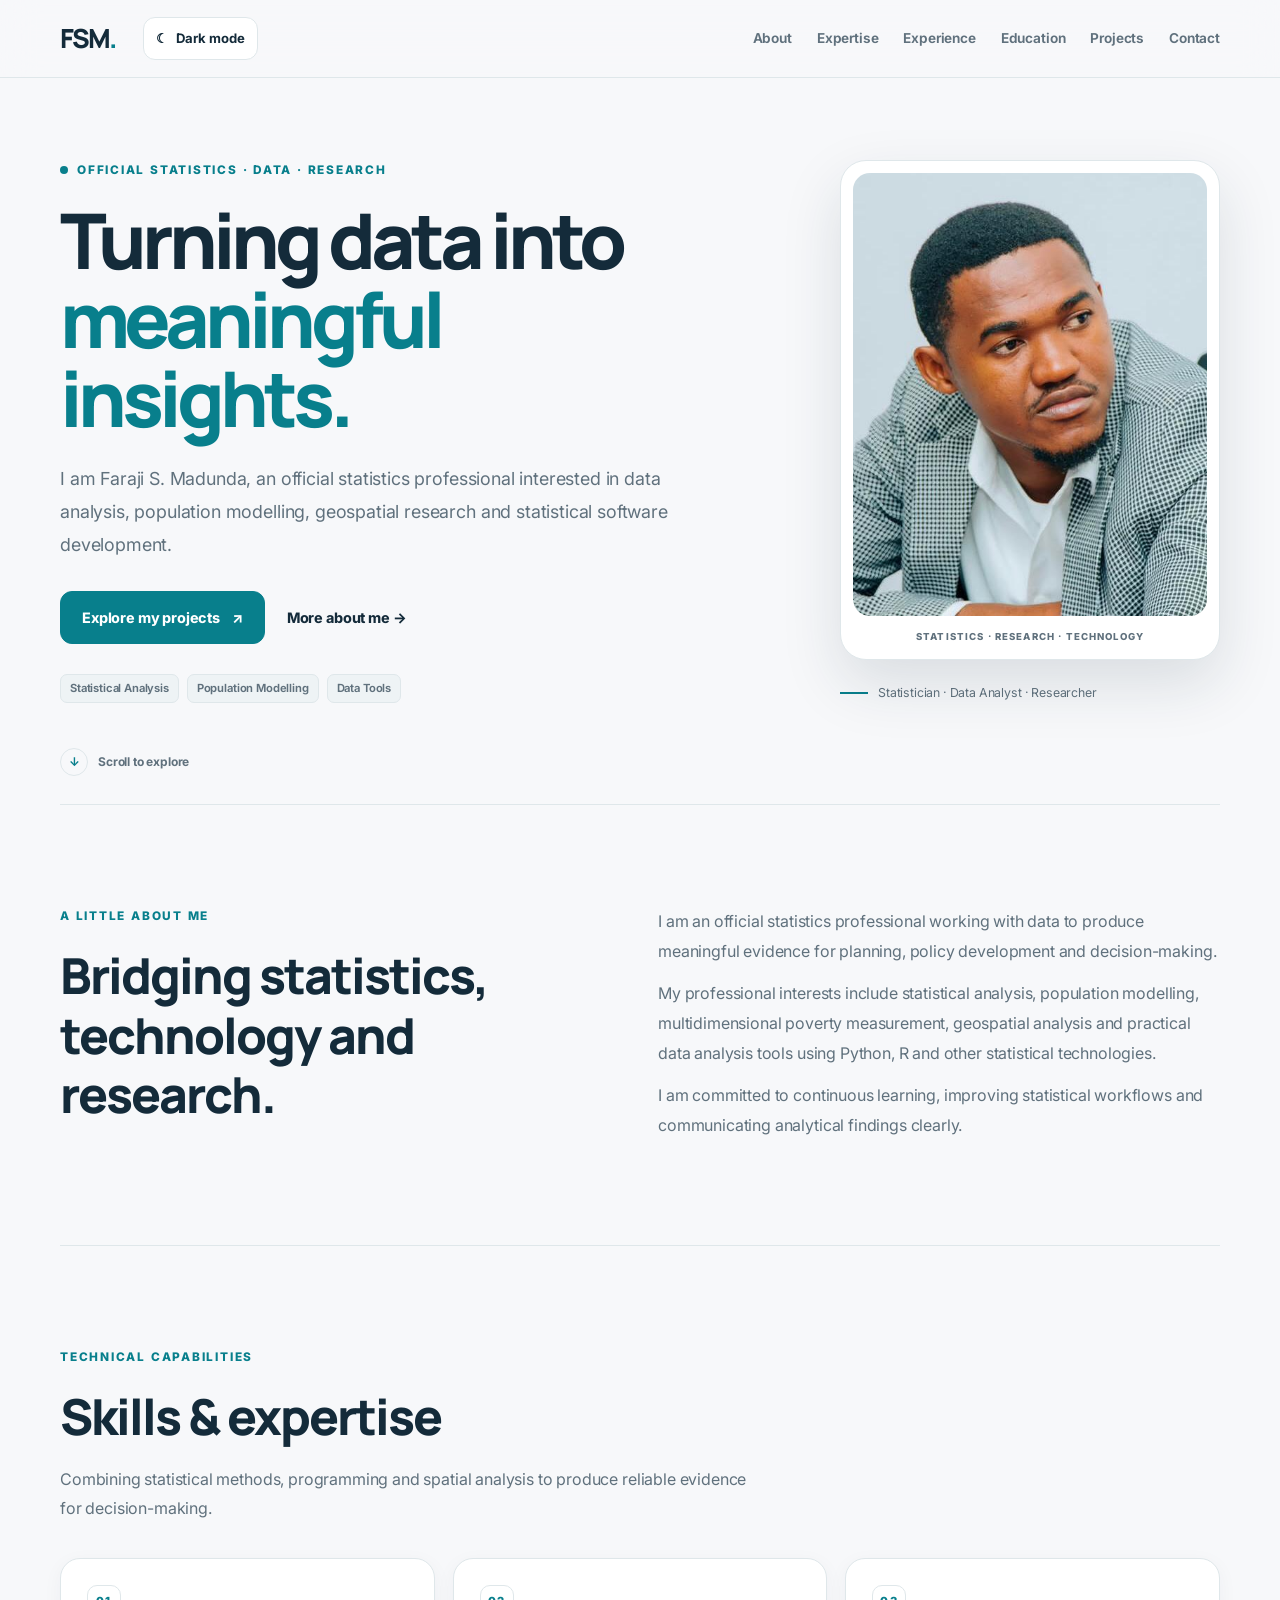
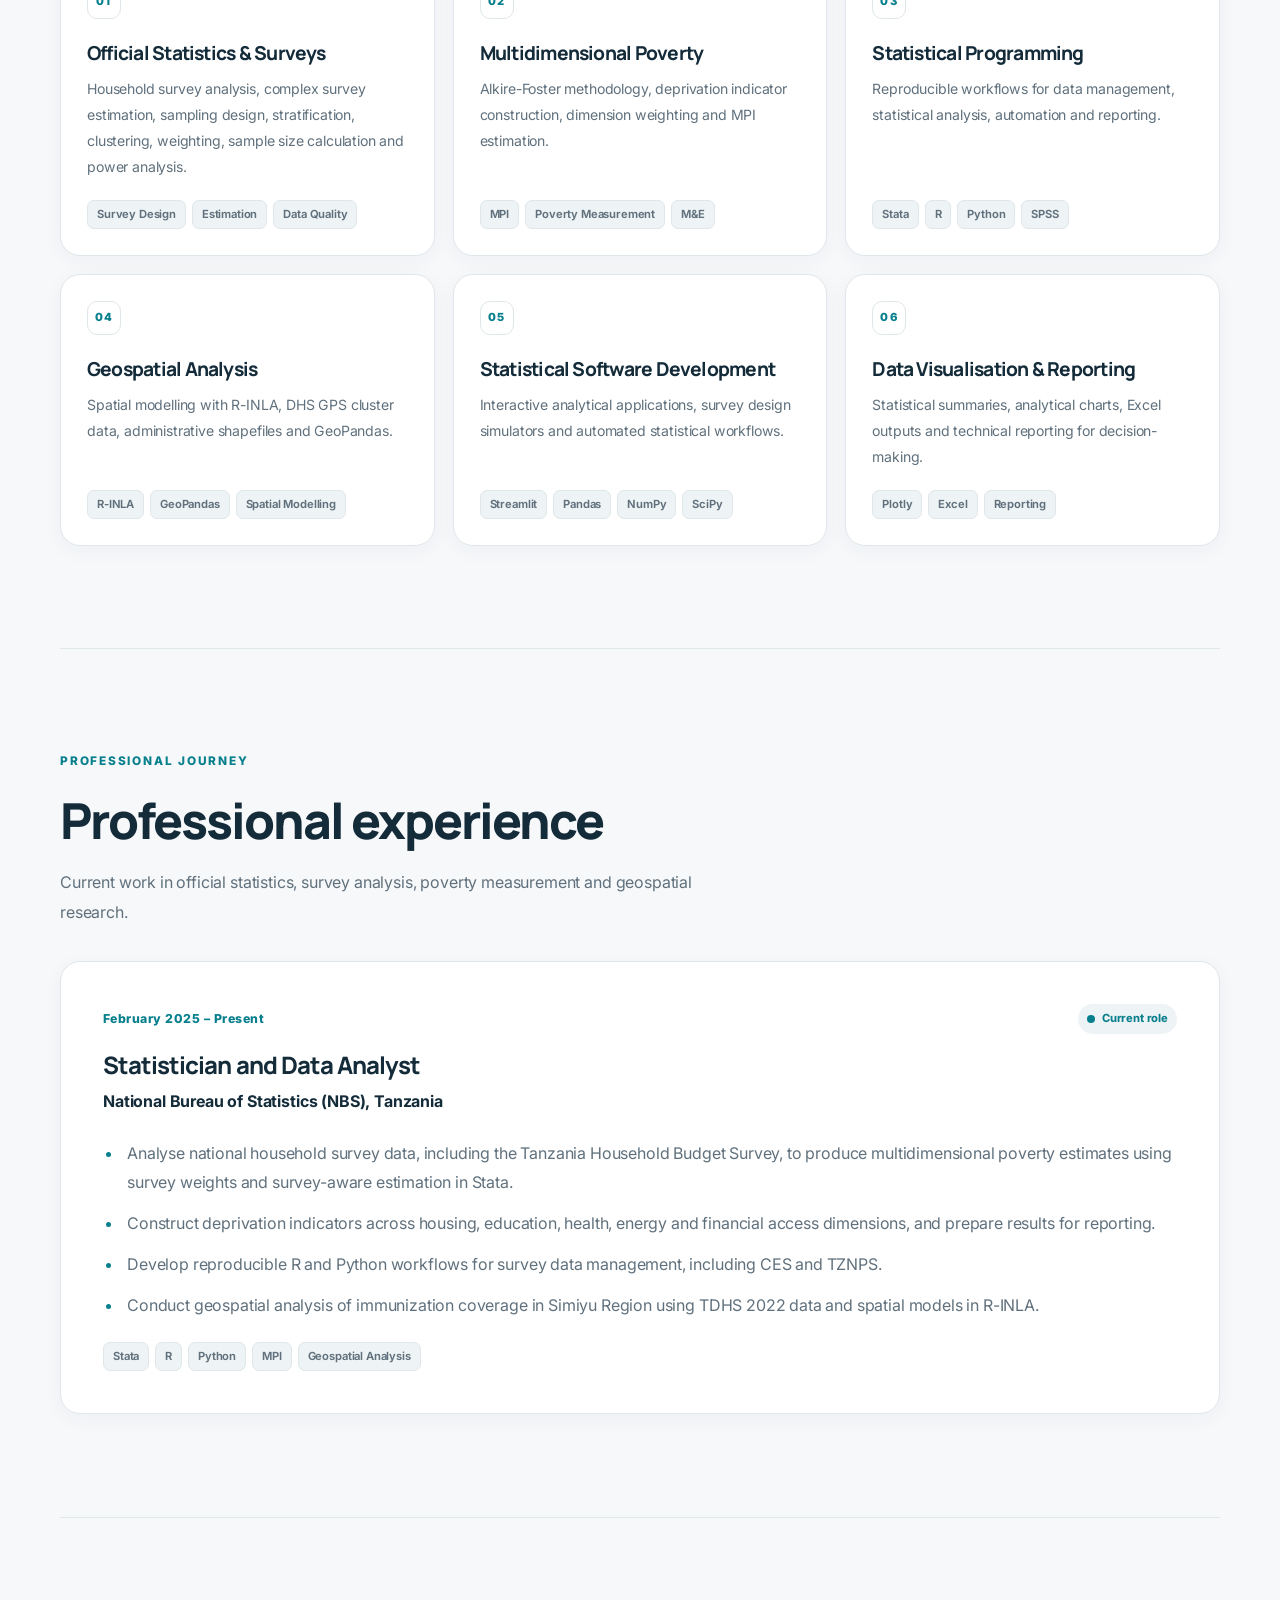
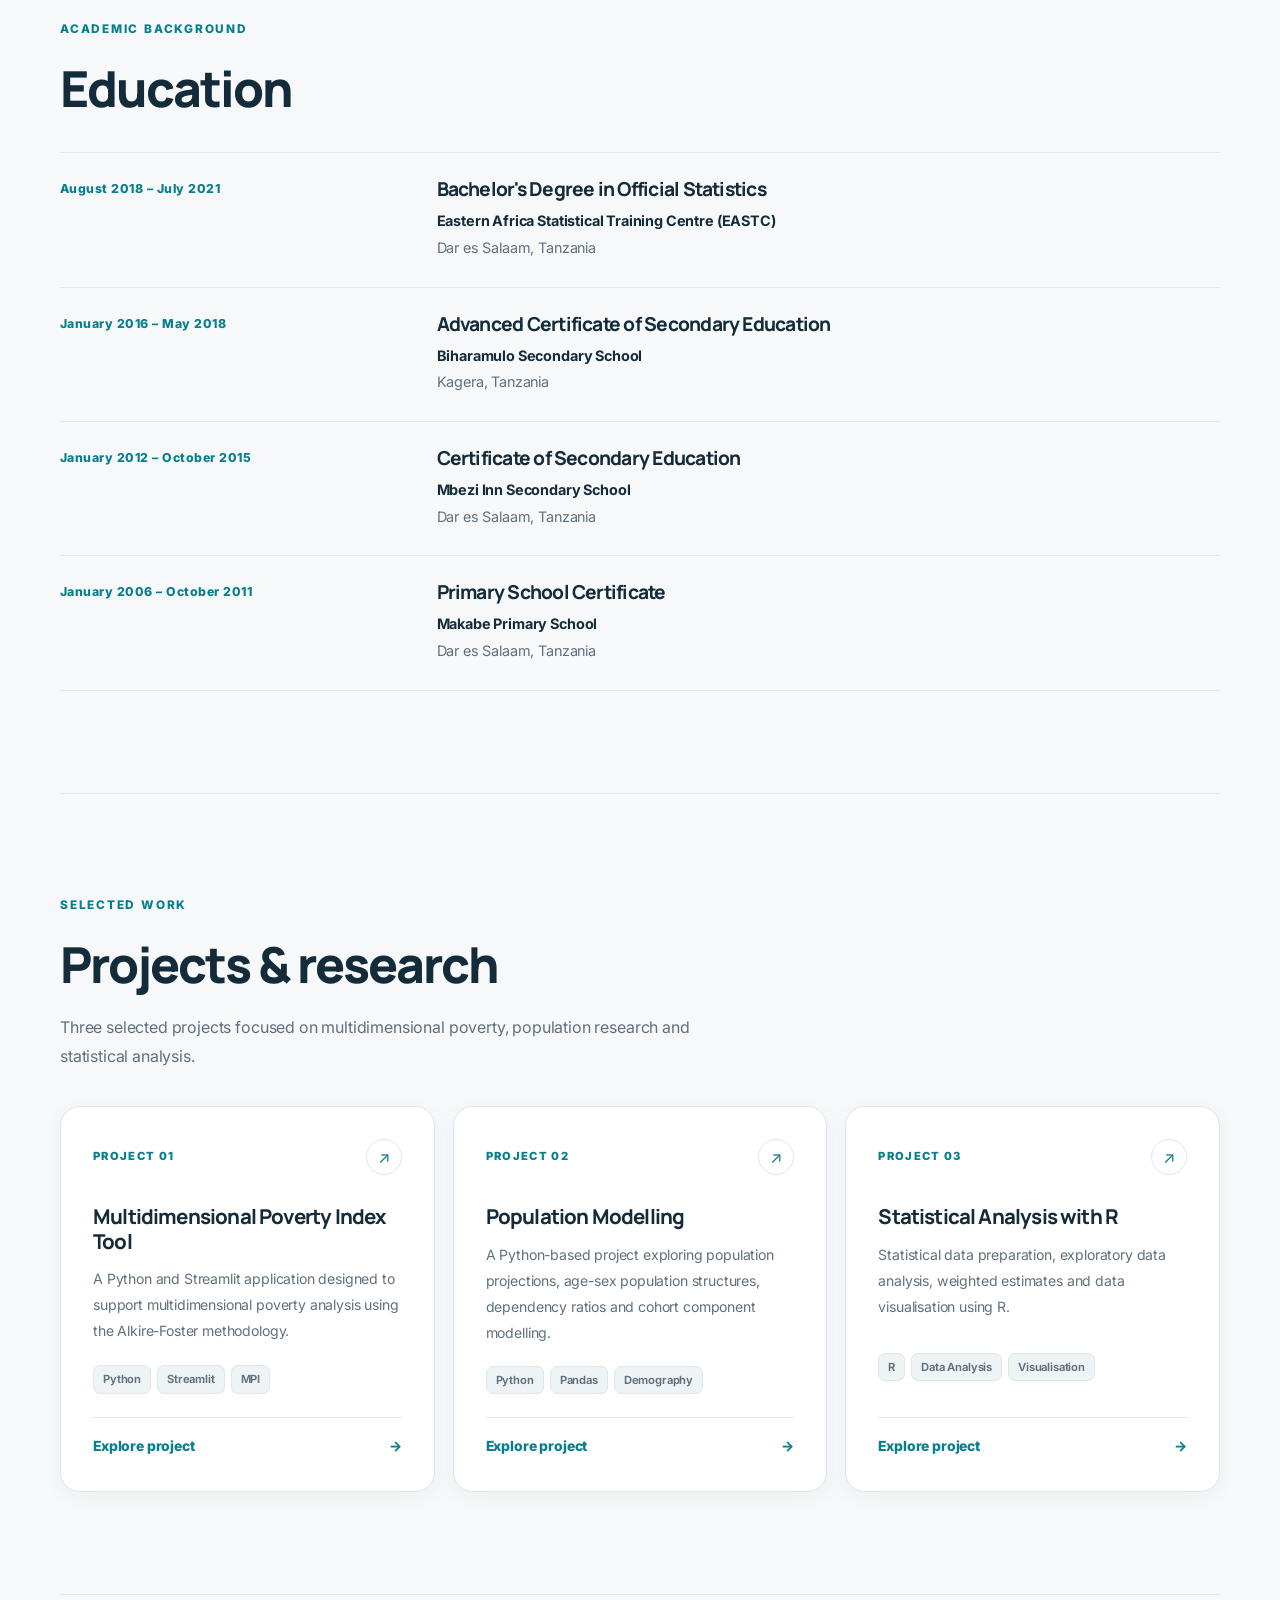
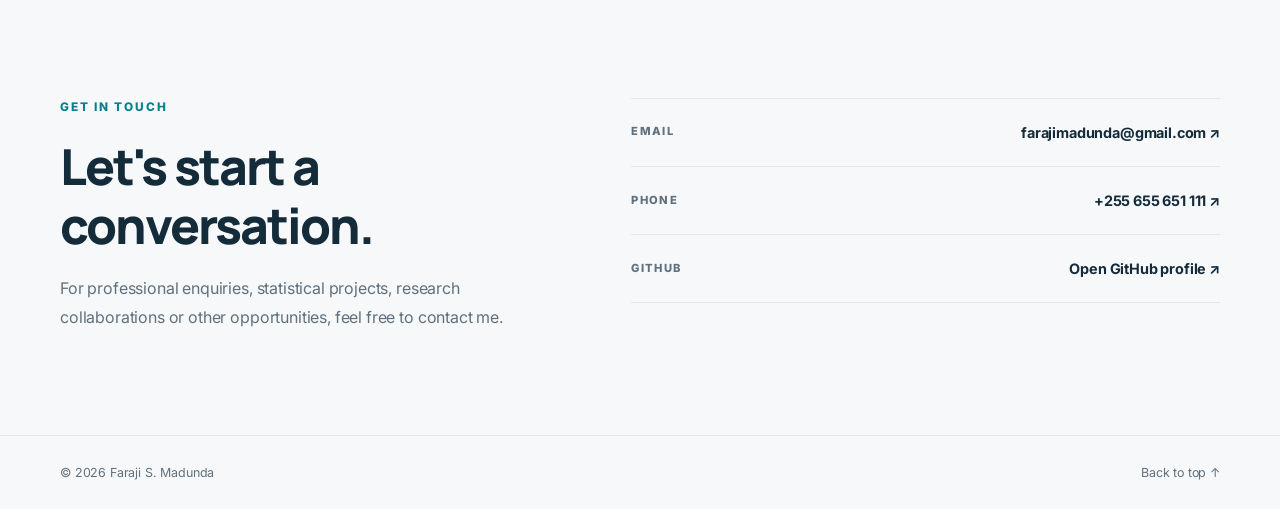
<file: index.html>
<!DOCTYPE html>
<html lang="en">
<head>
    <meta charset="UTF-8">
    <meta name="viewport" content="width=device-width, initial-scale=1.0">
    <meta name="description" content="The professional portfolio of Faraji S. Madunda, featuring official statistics, multidimensional poverty measurement, population modelling, statistical programming and research.">
    <meta name="author" content="Faraji S. Madunda">
    <meta name="robots" content="index, follow">
    <meta name="theme-color" content="#f7f8fa">
    <title>Faraji S. Madunda | Statistician &amp; Data Analyst</title>

    <link rel="preconnect" href="https://fonts.googleapis.com">
    <link rel="preconnect" href="https://fonts.gstatic.com" crossorigin>
    <link href="https://fonts.googleapis.com/css2?family=Inter:wght@400;500;600;700;800&family=Manrope:wght@500;600;700;800&display=swap" rel="stylesheet">
    <link rel="stylesheet" href="assets/css/style.css">
    <script src="assets/js/main.js" defer></script>
</head>
<body>
    <a class="skip-link" href="#main-content">Skip to content</a>

    <header class="site-header">
        <a href="#home" class="logo" aria-label="Faraji S. Madunda home">FSM<span>.</span></a>

        <div class="header-actions">
            <button class="theme-toggle" id="theme-toggle" type="button" aria-label="Switch to dark mode" title="Switch theme">
                <span class="theme-icon" aria-hidden="true">☾</span>
                <span class="theme-label">Dark mode</span>
            </button>
            <button class="menu-toggle" id="menu-toggle" aria-label="Open navigation menu" aria-expanded="false" aria-controls="main-nav" type="button">
                <span aria-hidden="true">☰</span> Menu
            </button>
        </div>

        <nav id="main-nav" aria-label="Main navigation">
            <a href="#about">About</a>
            <a href="#expertise">Expertise</a>
            <a href="#experience">Experience</a>
            <a href="#education">Education</a>
            <a href="#projects">Projects</a>
            <a href="#contact">Contact</a>
        </nav>
    </header>

    <main id="main-content">
        <section id="home" class="hero section-shell">
            <div class="hero-content">
                <p class="eyebrow"><span class="status-dot"></span> Official Statistics · Data · Research</p>
                <h1>Turning data into <span>meaningful insights.</span></h1>
                <p class="intro">
                    I am Faraji S. Madunda, an official statistics professional interested in data analysis,
                    population modelling, geospatial research and statistical software development.
                </p>
                <div class="hero-actions">
                    <a href="#projects" class="button">Explore my projects <span aria-hidden="true">↗</span></a>
                    <a href="#about" class="text-link">More about me <span aria-hidden="true">→</span></a>
                </div>
                <div class="hero-specialties" aria-label="Areas of interest">
                    <span>Statistical Analysis</span>
                    <span>Population Modelling</span>
                    <span>Data Tools</span>
                </div>
            </div>

            <div class="hero-visual">
                <div class="photo-frame">
                    <img src="assets/images/faraji.jpg" alt="Portrait of Faraji S. Madunda" class="hero-photo">
                    <span class="photo-index">STATISTICS · RESEARCH · TECHNOLOGY</span>
                </div>
                <div class="photo-caption">
                    <span class="caption-line"></span>
                    <span>Statistician · Data Analyst · Researcher</span>
                </div>
            </div>
            <a class="scroll-cue" href="#about" aria-label="Scroll to About section"><span>↓</span> Scroll to explore</a>
        </section>

        <section id="about" class="section-shell section-block">
            <div class="section-heading">
                <p class="eyebrow">A little about me</p>
                <h2>Bridging statistics, technology and research.</h2>
            </div>
            <div class="about-copy">
                <p>
                    I am an official statistics professional working with data to produce meaningful evidence
                    for planning, policy development and decision-making.
                </p>
                <p>
                    My professional interests include statistical analysis, population modelling,
                    multidimensional poverty measurement, geospatial analysis and practical data analysis
                    tools using Python, R and other statistical technologies.
                </p>
                <p>
                    I am committed to continuous learning, improving statistical workflows and communicating
                    analytical findings clearly.
                </p>
            </div>
        </section>

        <section id="expertise" class="section-shell section-block">
            <div class="section-heading">
                <p class="eyebrow">Technical capabilities</p>
                <h2>Skills &amp; expertise</h2>
                <p class="section-intro">Combining statistical methods, programming and spatial analysis to produce reliable evidence for decision-making.</p>
            </div>

            <div class="expertise-grid">
                <article class="expertise-card">
                    <span class="card-index">01</span>
                    <h3>Official Statistics &amp; Surveys</h3>
                    <p>Household survey analysis, complex survey estimation, sampling design, stratification, clustering, weighting, sample size calculation and power analysis.</p>
                    <div class="project-tags"><span>Survey Design</span><span>Estimation</span><span>Data Quality</span></div>
                </article>
                <article class="expertise-card">
                    <span class="card-index">02</span>
                    <h3>Multidimensional Poverty</h3>
                    <p>Alkire-Foster methodology, deprivation indicator construction, dimension weighting and MPI estimation.</p>
                    <div class="project-tags"><span>MPI</span><span>Poverty Measurement</span><span>M&amp;E</span></div>
                </article>
                <article class="expertise-card">
                    <span class="card-index">03</span>
                    <h3>Statistical Programming</h3>
                    <p>Reproducible workflows for data management, statistical analysis, automation and reporting.</p>
                    <div class="project-tags"><span>Stata</span><span>R</span><span>Python</span><span>SPSS</span></div>
                </article>
                <article class="expertise-card">
                    <span class="card-index">04</span>
                    <h3>Geospatial Analysis</h3>
                    <p>Spatial modelling with R-INLA, DHS GPS cluster data, administrative shapefiles and GeoPandas.</p>
                    <div class="project-tags"><span>R-INLA</span><span>GeoPandas</span><span>Spatial Modelling</span></div>
                </article>
                <article class="expertise-card">
                    <span class="card-index">05</span>
                    <h3>Statistical Software Development</h3>
                    <p>Interactive analytical applications, survey design simulators and automated statistical workflows.</p>
                    <div class="project-tags"><span>Streamlit</span><span>Pandas</span><span>NumPy</span><span>SciPy</span></div>
                </article>
                <article class="expertise-card">
                    <span class="card-index">06</span>
                    <h3>Data Visualisation &amp; Reporting</h3>
                    <p>Statistical summaries, analytical charts, Excel outputs and technical reporting for decision-making.</p>
                    <div class="project-tags"><span>Plotly</span><span>Excel</span><span>Reporting</span></div>
                </article>
            </div>
        </section>

        <section id="experience" class="section-shell section-block">
            <div class="section-heading">
                <p class="eyebrow">Professional journey</p>
                <h2>Professional experience</h2>
                <p class="section-intro">Current work in official statistics, survey analysis, poverty measurement and geospatial research.</p>
            </div>
            <article class="experience-card">
                <div class="experience-topline">
                    <span class="timeline-period">February 2025 – Present</span>
                    <span class="current-badge"><span class="status-dot"></span> Current role</span>
                </div>
                <h3>Statistician and Data Analyst</h3>
                <p class="organisation-name">National Bureau of Statistics (NBS), Tanzania</p>
                <ul class="experience-list">
                    <li>Analyse national household survey data, including the Tanzania Household Budget Survey, to produce multidimensional poverty estimates using survey weights and survey-aware estimation in Stata.</li>
                    <li>Construct deprivation indicators across housing, education, health, energy and financial access dimensions, and prepare results for reporting.</li>
                    <li>Develop reproducible R and Python workflows for survey data management, including CES and TZNPS.</li>
                    <li>Conduct geospatial analysis of immunization coverage in Simiyu Region using TDHS 2022 data and spatial models in R-INLA.</li>
                </ul>
                <div class="project-tags"><span>Stata</span><span>R</span><span>Python</span><span>MPI</span><span>Geospatial Analysis</span></div>
            </article>
        </section>

        <section id="education" class="section-shell section-block">
            <div class="section-heading">
                <p class="eyebrow">Academic background</p>
                <h2>Education</h2>
            </div>
            <div class="education-list">
                <article class="education-item">
                    <span class="timeline-period">August 2018 – July 2021</span>
                    <div><h3>Bachelor's Degree in Official Statistics</h3><p class="organisation-name">Eastern Africa Statistical Training Centre (EASTC)</p><p>Dar es Salaam, Tanzania</p></div>
                </article>
                <article class="education-item">
                    <span class="timeline-period">January 2016 – May 2018</span>
                    <div><h3>Advanced Certificate of Secondary Education</h3><p class="organisation-name">Biharamulo Secondary School</p><p>Kagera, Tanzania</p></div>
                </article>
                <article class="education-item">
                    <span class="timeline-period">January 2012 – October 2015</span>
                    <div><h3>Certificate of Secondary Education</h3><p class="organisation-name">Mbezi Inn Secondary School</p><p>Dar es Salaam, Tanzania</p></div>
                </article>
                <article class="education-item">
                    <span class="timeline-period">January 2006 – October 2011</span>
                    <div><h3>Primary School Certificate</h3><p class="organisation-name">Makabe Primary School</p><p>Dar es Salaam, Tanzania</p></div>
                </article>
            </div>
        </section>

        <section id="projects" class="section-shell section-block">
            <div class="section-heading">
                <p class="eyebrow">Selected work</p>
                <h2>Projects &amp; research</h2>
                <p class="section-intro">Three selected projects focused on multidimensional poverty, population research and statistical analysis.</p>
            </div>
            <div class="projects-grid">
                <article class="project-card">
                    <div class="project-card-top"><span class="project-number">PROJECT 01</span><span class="project-symbol" aria-hidden="true">↗</span></div>
                    <h3>Multidimensional Poverty Index Tool</h3>
                    <p>A Python and Streamlit application designed to support multidimensional poverty analysis using the Alkire-Foster methodology.</p>
                    <div class="project-tags"><span>Python</span><span>Streamlit</span><span>MPI</span></div>
                    <a href="mpi-project.html" class="project-link">Explore project <span aria-hidden="true">→</span></a>
                </article>
                <article class="project-card">
                    <div class="project-card-top"><span class="project-number">PROJECT 02</span><span class="project-symbol" aria-hidden="true">↗</span></div>
                    <h3>Population Modelling</h3>
                    <p>A Python-based project exploring population projections, age-sex population structures, dependency ratios and cohort component modelling.</p>
                    <div class="project-tags"><span>Python</span><span>Pandas</span><span>Demography</span></div>
                    <a href="population-project.html" class="project-link">Explore project <span aria-hidden="true">→</span></a>
                </article>
                <article class="project-card">
                    <div class="project-card-top"><span class="project-number">PROJECT 03</span><span class="project-symbol" aria-hidden="true">↗</span></div>
                    <h3>Statistical Analysis with R</h3>
                    <p>Statistical data preparation, exploratory data analysis, weighted estimates and data visualisation using R.</p>
                    <div class="project-tags"><span>R</span><span>Data Analysis</span><span>Visualisation</span></div>
                    <a href="r-analysis-project.html" class="project-link">Explore project <span aria-hidden="true">→</span></a>
                </article>
            </div>
        </section>

        <section id="contact" class="section-shell section-block">
            <div class="contact-layout">
                <div class="section-heading">
                    <p class="eyebrow">Get in touch</p>
                    <h2>Let's start a conversation.</h2>
                    <p>For professional enquiries, statistical projects, research collaborations or other opportunities, feel free to contact me.</p>
                </div>
                <div class="contact-list">
                    <a class="contact-item" href="mailto:farajimadunda@gmail.com">
                        <span class="contact-label">Email</span><span class="contact-value">farajimadunda@gmail.com <span aria-hidden="true">↗</span></span>
                    </a>
                    <a class="contact-item" href="tel:+255655651111">
                        <span class="contact-label">Phone</span><span class="contact-value">+255 655 651 111 <span aria-hidden="true">↗</span></span>
                    </a>
                    <a class="contact-item" href="https://github.com/Madunda" target="_blank" rel="noopener noreferrer">
                        <span class="contact-label">GitHub</span><span class="contact-value">Open GitHub profile <span aria-hidden="true">↗</span></span>
                    </a>
                </div>
            </div>
        </section>
    </main>

    <footer class="site-footer">
        <p>© <span id="year">2026</span> Faraji S. Madunda</p>
        <a href="#home">Back to top ↑</a>
    </footer>
</body>
</html>
</file>
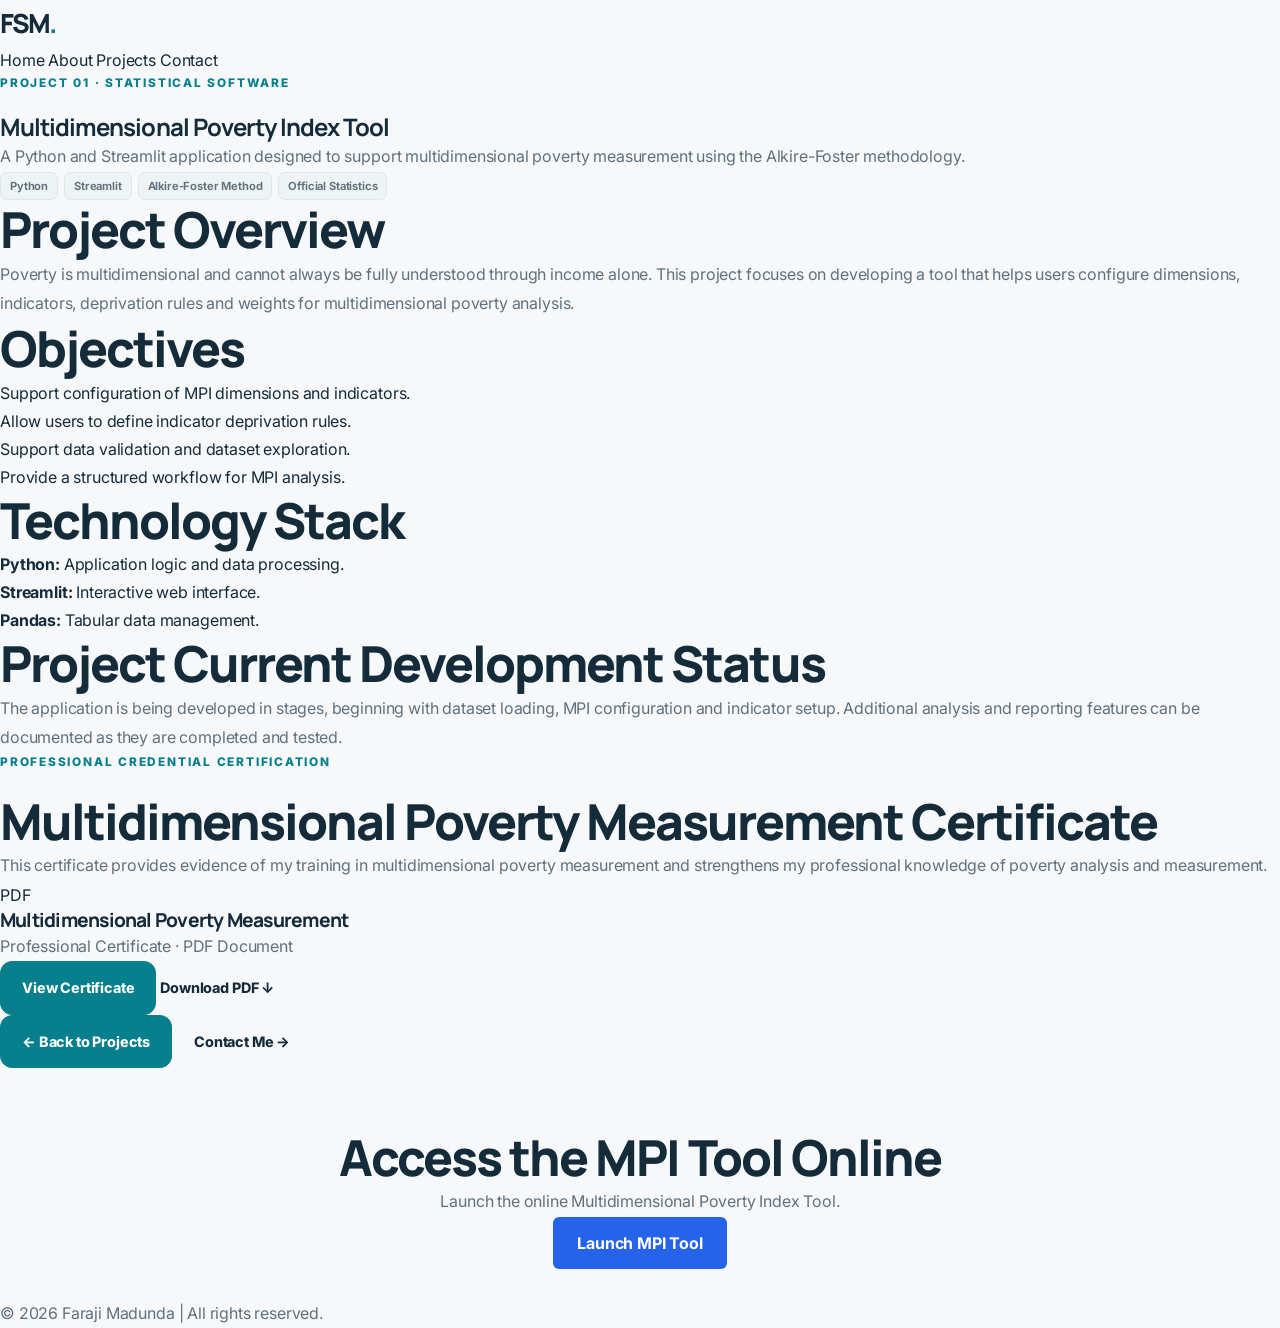
<file: mpi-project.html>
<!DOCTYPE html>
<html lang="en">
<head>
    <meta charset="UTF-8">
    <meta name="viewport" content="width=device-width, initial-scale=1.0">

<title>Multidimensional Poverty Index Tool | Faraji Madunda</title>
<meta name="description" content="Explore a statistical tool for multidimensional poverty measurement using the Alkire-Foster methodology, deprivation indicators, and poverty analysis.">

    <meta name="description"
          content="Project overview of the Multidimensional Poverty Index Tool developed using Python and Streamlit.">

    <link rel="stylesheet" href="assets/css/style.css">
    
    <link rel="preconnect" href="https://fonts.googleapis.com">
    <link rel="preconnect" href="https://fonts.gstatic.com" crossorigin>
    <link href="https://fonts.googleapis.com/css2?family=Inter:wght@400;500;600;700&family=Manrope:wght@400;500;600;700;800&display=swap" rel="stylesheet">
</head>

<body>

<header>
    <a href="index.html#home" class="logo">FSM<span>.</span></a>

    <nav>
        <a href="index.html#home">Home</a>
        <a href="index.html#about">About</a>
        <a href="index.html#projects">Projects</a>
        <a href="index.html#contact">Contact</a>
    </nav>
</header>

<main>

    <section class="project-detail">
        <p class="eyebrow">PROJECT 01 · STATISTICAL SOFTWARE</p>

        <h1>Multidimensional Poverty Index <span>Tool</span></h1>

        <p class="intro">
            A Python and Streamlit application designed to support
            multidimensional poverty measurement using the
            Alkire-Foster methodology.
        </p>

        <div class="project-tags">
            <span>Python</span>
            <span>Streamlit</span>
            <span>Alkire-Foster Method</span>
            <span>Official Statistics</span>
        </div>

        <h2>Project Overview</h2>
        <p>
            Poverty is multidimensional and cannot always be fully
            understood through income alone. This project focuses on
            developing a tool that helps users configure dimensions,
            indicators, deprivation rules and weights for multidimensional
            poverty analysis.
        </p>

        <h2>Objectives</h2>
        <ul>
            <li>Support configuration of MPI dimensions and indicators.</li>
            <li>Allow users to define indicator deprivation rules.</li>
            <li>Support data validation and dataset exploration.</li>
            <li>Provide a structured workflow for MPI analysis.</li>
        </ul>

        <h2>Technology Stack</h2>
        <ul>
            <li><strong>Python:</strong> Application logic and data processing.</li>
            <li><strong>Streamlit:</strong> Interactive web interface.</li>
            <li><strong>Pandas:</strong> Tabular data management.</li>
        </ul>

        <h2>Project Current Development Status</h2>
        <p>
            The application is being developed in stages, beginning with
            dataset loading, MPI configuration and indicator setup.
            Additional analysis and reporting features can be documented
            as they are completed and tested.
        </p>

        <section class="certificate-section">

    <p class="eyebrow">PROFESSIONAL CREDENTIAL CERTIFICATION</p>

    <h2>Multidimensional Poverty Measurement Certificate</h2>

    <p>
        This certificate provides evidence of my training in
        multidimensional poverty measurement and strengthens my
        professional knowledge of poverty analysis and measurement.
    </p>

    <div class="certificate-card">

        <div class="certificate-icon">PDF</div>

        <div class="certificate-info">
            <h3>Multidimensional Poverty Measurement</h3>
            <p>Professional Certificate · PDF Document</p>
        </div>

        <div class="certificate-actions">

            <a
                href="document_certificates/multidimensional-poverty-certificate.pdf.pdf"
                class="button"
                target="_blank"
                rel="noopener noreferrer">
                View Certificate 
            </a>

            <a
                href="document_certificates/multidimensional-poverty-certificate.pdf.pdf"
                class="text-link"
                download>
                Download PDF ↓
            </a>

        </div>

    </div>

</section>

        <div class="hero-actions">
            <a href="index.html#projects" class="button">
                ← Back to Projects
            </a>

            <a href="index.html#contact" class="text-link">
                Contact Me →
            </a>
        </div>
    </section>
<section style="text-align: center; padding: 30px 20px; margin-top: 30px;">
    <h2>Access the MPI Tool Online</h2>
    <p>Launch the online Multidimensional Poverty Index Tool.</p>
    <a href="https://mpi-tool-analysis.streamlit.app/"
       target="_blank"
       rel="noopener noreferrer"
       style="display: inline-block; padding: 12px 24px; background-color: #2563eb; color: white; text-decoration: none; border-radius: 6px; font-weight: bold;">
        Launch MPI Tool
    </a>
</section>
</main>

<footer>
    <p>© <span id="year"></span> Faraji Madunda | All rights reserved.</p>
</footer>

<script src="assets/js/main.js"></script>

</body>
</html>
</file>
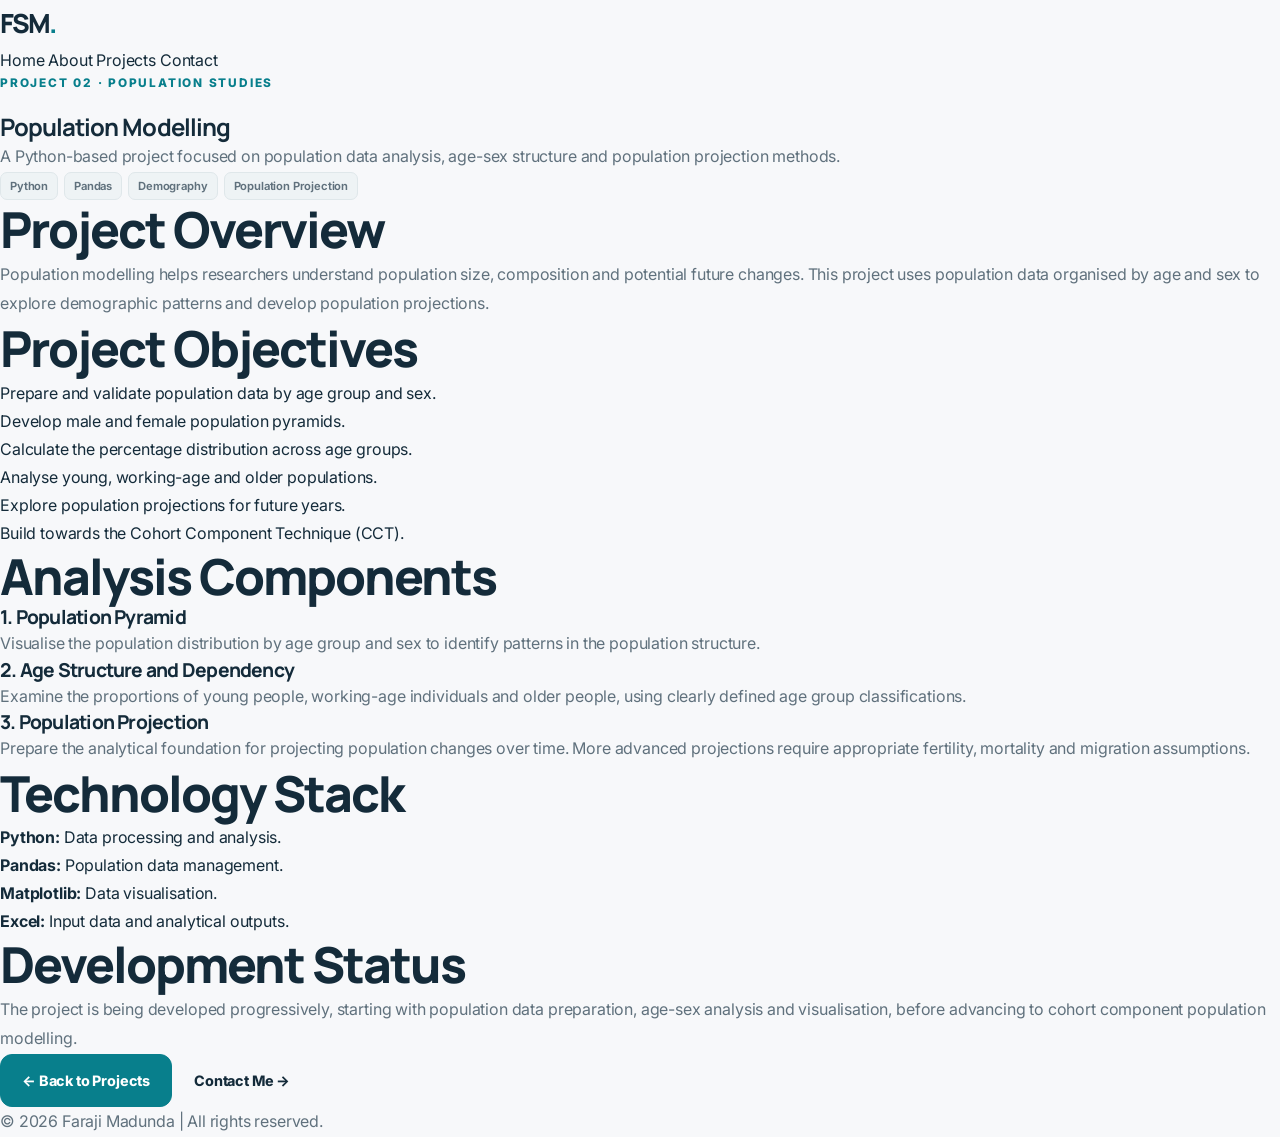
<file: population-project.html>
<!DOCTYPE html>
<html lang="en">
<head>
    <meta charset="UTF-8">
    <meta name="viewport" content="width=device-width, initial-scale=1.0">

<title>Population Modelling | Faraji Madunda</title>
<meta name="description" content="Explore population modelling, population projections, cohort component methods, age structure analysis, and survival analysis using Python.">

    <meta name="description"
          content="Population modelling project exploring population projections, age-sex structure and demographic analysis using Python.">

    <link rel="stylesheet" href="assets/css/style.css">
    <link rel="preconnect" href="https://fonts.googleapis.com">
    <link rel="preconnect" href="https://fonts.gstatic.com" crossorigin>
    <link href="https://fonts.googleapis.com/css2?family=Inter:wght@400;500;600;700&family=Manrope:wght@400;500;600;700;800&display=swap" rel="stylesheet">

</head>

<body>

<header>
    <a href="index.html#home" class="logo">FSM<span>.</span></a>

    <nav>
        <a href="index.html#home">Home</a>
        <a href="index.html#about">About</a>
        <a href="index.html#projects">Projects</a>
        <a href="index.html#contact">Contact</a>
    </nav>
</header>

<main>

    <section class="project-detail">

        <p class="eyebrow">PROJECT 02 · POPULATION STUDIES</p>

        <h1>Population <span>Modelling</span></h1>

        <p class="intro">
            A Python-based project focused on population data analysis,
            age-sex structure and population projection methods.
        </p>

        <div class="project-tags">
            <span>Python</span>
            <span>Pandas</span>
            <span>Demography</span>
            <span>Population Projection</span>
        </div>

        <h2>Project Overview</h2>

        <p>
            Population modelling helps researchers understand population
            size, composition and potential future changes. This project
            uses population data organised by age and sex to explore
            demographic patterns and develop population projections.
        </p>

        <h2>Project Objectives</h2>

        <ul>
            <li>Prepare and validate population data by age group and sex.</li>
            <li>Develop male and female population pyramids.</li>
            <li>Calculate the percentage distribution across age groups.</li>
            <li>Analyse young, working-age and older populations.</li>
            <li>Explore population projections for future years.</li>
            <li>Build towards the Cohort Component Technique (CCT).</li>
        </ul>

        <h2>Analysis Components</h2>

        <h3>1. Population Pyramid</h3>
        <p>
            Visualise the population distribution by age group and sex
            to identify patterns in the population structure.
        </p>

        <h3>2. Age Structure and Dependency</h3>
        <p>
            Examine the proportions of young people, working-age
            individuals and older people, using clearly defined age
            group classifications.
        </p>

        <h3>3. Population Projection</h3>
        <p>
            Prepare the analytical foundation for projecting population
            changes over time. More advanced projections require
            appropriate fertility, mortality and migration assumptions.
        </p>

        <h2>Technology Stack</h2>

        <ul>
            <li><strong>Python:</strong> Data processing and analysis.</li>
            <li><strong>Pandas:</strong> Population data management.</li>
            <li><strong>Matplotlib:</strong> Data visualisation.</li>
            <li><strong>Excel:</strong> Input data and analytical outputs.</li>
        </ul>

        <h2>Development Status</h2>

        <p>
            The project is being developed progressively, starting with
            population data preparation, age-sex analysis and visualisation,
            before advancing to cohort component population modelling.
        </p>

        <div class="hero-actions">
            <a href="index.html#projects" class="button">
                ← Back to Projects
            </a>

            <a href="index.html#contact" class="text-link">
                Contact Me →
            </a>
        </div>

    </section>

</main>

<footer>
    <p>© <span id="year"></span> Faraji Madunda | All rights reserved.</p>
</footer>

<script src="assets/js/main.js"></script>

</body>
</html>
</file>
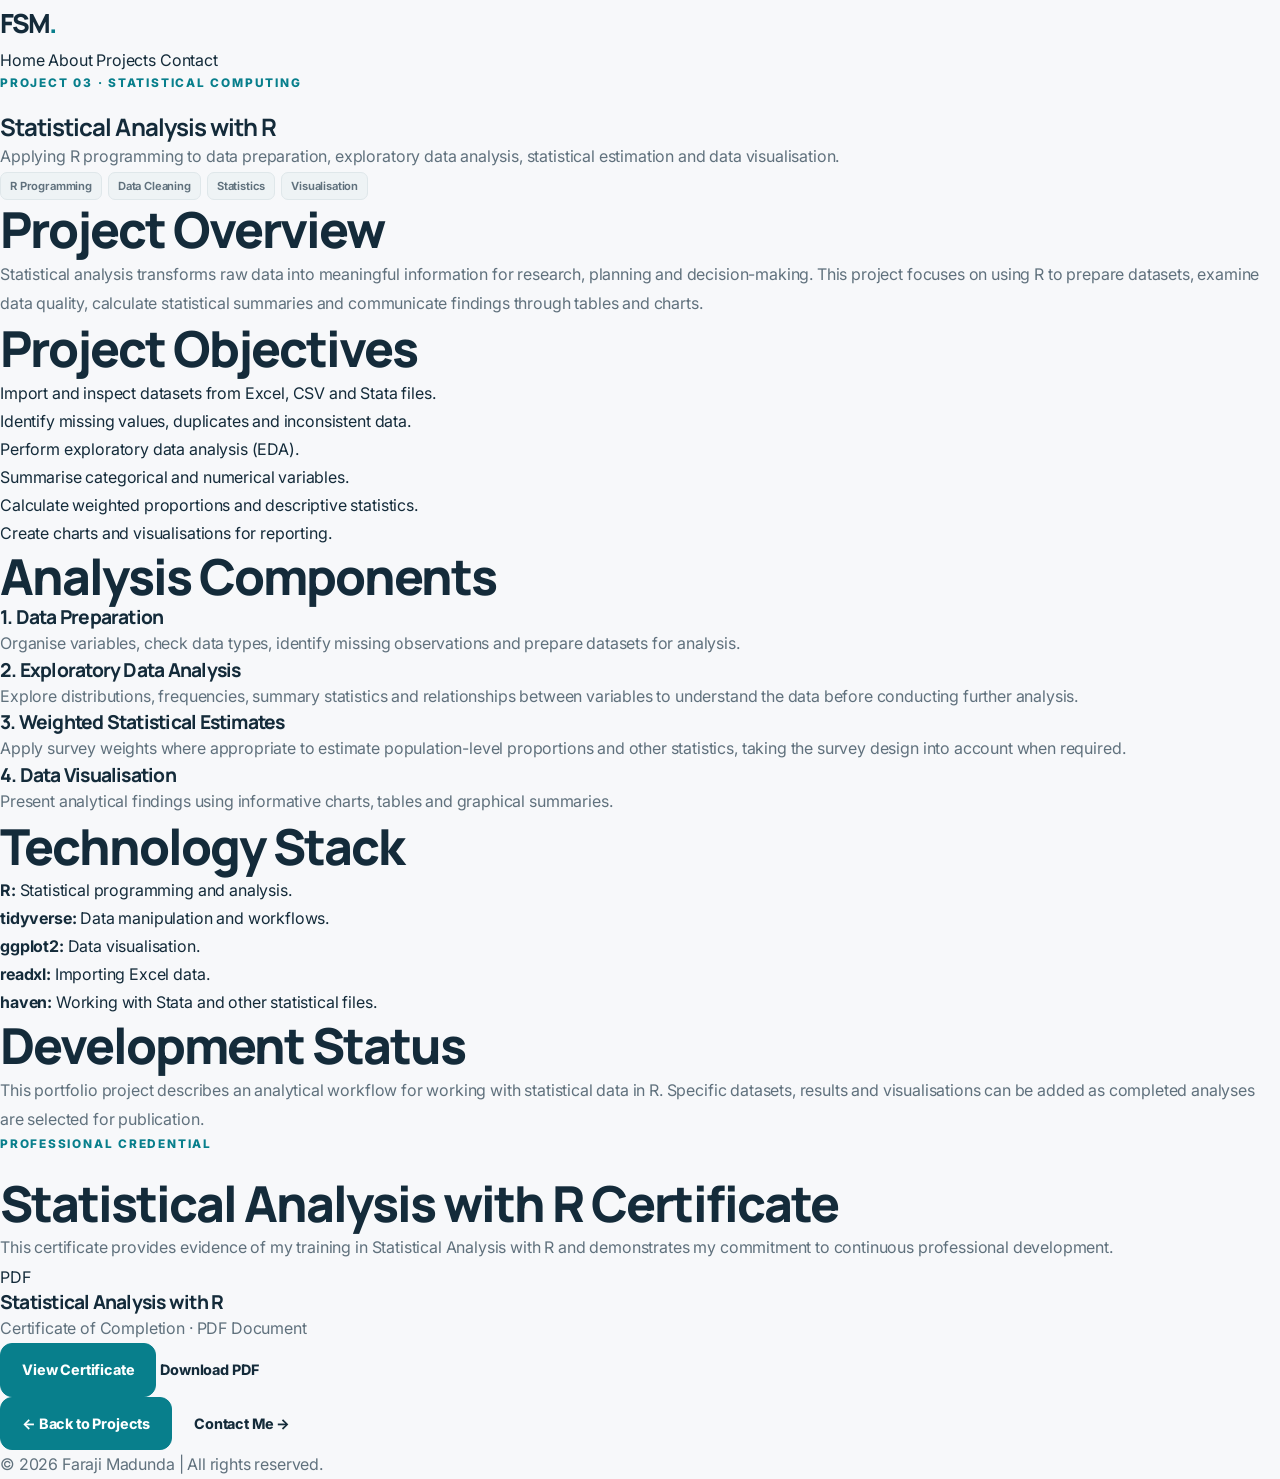
<file: r-analysis-project.html>
<!DOCTYPE html>
<html lang="en">
<head>
    <meta charset="UTF-8">
    <meta name="viewport" content="width=device-width, initial-scale=1.0">
 
<title>Statistical Analysis with R | Faraji Madunda</title>
<meta name="description" content="Explore statistical data analysis using R, including exploratory data analysis, data management, weighted estimates, and data visualisation.">

    <meta name="description"
          content="Statistical analysis project covering data cleaning, exploratory data analysis, weighted estimates and visualisation using R.">

    <link rel="stylesheet" href="assets/css/style.css">
    <link rel="preconnect" href="https://fonts.googleapis.com">
    <link rel="preconnect" href="https://fonts.gstatic.com" crossorigin>
    <link href="https://fonts.googleapis.com/css2?family=Inter:wght@400;500;600;700&family=Manrope:wght@400;500;600;700;800&display=swap" rel="stylesheet">

</head>

<body>

<header>
    <a href="index.html#home" class="logo">FSM<span>.</span></a>

    <nav>
        <a href="index.html#home">Home</a>
        <a href="index.html#about">About</a>
        <a href="index.html#projects">Projects</a>
        <a href="index.html#contact">Contact</a>
    </nav>
</header>

<main>

    <section class="project-detail">

        <p class="eyebrow">PROJECT 03 · STATISTICAL COMPUTING</p>

        <h1>Statistical Analysis <span>with R</span></h1>

        <p class="intro">
            Applying R programming to data preparation, exploratory
            data analysis, statistical estimation and data visualisation.
        </p>

        <div class="project-tags">
            <span>R Programming</span>
            <span>Data Cleaning</span>
            <span>Statistics</span>
            <span>Visualisation</span>
        </div>

        <h2>Project Overview</h2>

        <p>
            Statistical analysis transforms raw data into meaningful
            information for research, planning and decision-making.
            This project focuses on using R to prepare datasets,
            examine data quality, calculate statistical summaries
            and communicate findings through tables and charts.
        </p>

        <h2>Project Objectives</h2>

        <ul>
            <li>Import and inspect datasets from Excel, CSV and Stata files.</li>
            <li>Identify missing values, duplicates and inconsistent data.</li>
            <li>Perform exploratory data analysis (EDA).</li>
            <li>Summarise categorical and numerical variables.</li>
            <li>Calculate weighted proportions and descriptive statistics.</li>
            <li>Create charts and visualisations for reporting.</li>
        </ul>

        <h2>Analysis Components</h2>

        <h3>1. Data Preparation</h3>
        <p>
            Organise variables, check data types, identify missing
            observations and prepare datasets for analysis.
        </p>

        <h3>2. Exploratory Data Analysis</h3>
        <p>
            Explore distributions, frequencies, summary statistics
            and relationships between variables to understand the data
            before conducting further analysis.
        </p>

        <h3>3. Weighted Statistical Estimates</h3>
        <p>
            Apply survey weights where appropriate to estimate
            population-level proportions and other statistics,
            taking the survey design into account when required.
        </p>

        <h3>4. Data Visualisation</h3>
        <p>
            Present analytical findings using informative charts,
            tables and graphical summaries.
        </p>

        <h2>Technology Stack</h2>

        <ul>
            <li><strong>R:</strong> Statistical programming and analysis.</li>
            <li><strong>tidyverse:</strong> Data manipulation and workflows.</li>
            <li><strong>ggplot2:</strong> Data visualisation.</li>
            <li><strong>readxl:</strong> Importing Excel data.</li>
            <li><strong>haven:</strong> Working with Stata and other statistical files.</li>
        </ul>

        <h2>Development Status</h2>

        <p>
            This portfolio project describes an analytical workflow
            for working with statistical data in R. Specific datasets,
            results and visualisations can be added as completed
            analyses are selected for publication.
        </p>

<!-- Certificate Section -->
<section class="certificate-section">

    <p class="eyebrow">PROFESSIONAL CREDENTIAL</p>

    <h2>Statistical Analysis with R Certificate</h2>

    <p>
        This certificate provides evidence of my training in
        Statistical Analysis with R and demonstrates my commitment
        to continuous professional development.
    </p>

    <div class="certificate-card">

        <div class="certificate-icon">PDF</div>

        <div class="certificate-info">
            <h3>Statistical Analysis with R</h3>
            <p>Certificate of Completion · PDF Document</p>
        </div>

        <div class="certificate-actions">
            <a
                href="document_certificates/statistical-analysis-with-r-certificate.pdf"
                class="button"
                target="_blank"
                rel="noopener noreferrer">
                View Certificate 
            </a>

            <a
                href="document_certificates/statistical-analysis-with-r-certificate.pdf"
                class="text-link"
                download>
                Download PDF 
            </a>
        </div>

    </div>

</section>

        <div class="hero-actions">
            <a href="index.html#projects" class="button">
                ← Back to Projects
            </a>

            <a href="index.html#contact" class="text-link">
                Contact Me →
            </a>
        </div>

    </section>

</main>

<footer>
    <p>© <span id="year"></span> Faraji Madunda | All rights reserved.</p>
</footer>

<script src="assets/js/main.js"></script>

</body>
</html>
</file>
<file: assets/css/style.css>
/* Faraji S. Madunda | Portfolio */
:root {
    color-scheme: light;
    --bg: #f7f8fa;
    --surface: #ffffff;
    --surface-soft: #eef3f5;
    --text: #142b3a;
    --muted: #60717d;
    --accent: #087f8c;
    --accent-strong: #066773;
    --border: #dfe7ea;
    --header-bg: rgba(247, 248, 250, 0.88);
    --shadow-sm: 0 5px 20px rgba(20, 43, 58, 0.045);
    --shadow-md: 0 16px 38px rgba(20, 43, 58, 0.09);
    --shadow-lg: 0 24px 60px rgba(20, 43, 58, 0.13);
    --max-width: 1160px;
    --radius: 20px;
    --transition: 220ms ease;
}
:root[data-theme="dark"] {
    color-scheme: dark;
    --bg: #0d1720;
    --surface: #14232e;
    --surface-soft: #1b303c;
    --text: #edf4f6;
    --muted: #b1c0c8;
    --accent: #58c7c2;
    --accent-strong: #8be0d9;
    --border: #2b414d;
    --header-bg: rgba(13, 23, 32, 0.9);
    --shadow-sm: 0 5px 20px rgba(0, 0, 0, 0.12);
    --shadow-md: 0 16px 38px rgba(0, 0, 0, 0.22);
    --shadow-lg: 0 24px 60px rgba(0, 0, 0, 0.28);
}
* { box-sizing: border-box; margin: 0; padding: 0; }
html { scroll-behavior: smooth; scroll-padding-top: 100px; }
body {
    min-width: 320px;
    background: var(--bg);
    color: var(--text);
    font-family: Inter, "Segoe UI", sans-serif;
    font-size: 16px;
    line-height: 1.75;
    letter-spacing: -0.01em;
    -webkit-font-smoothing: antialiased;
    transition: background-color var(--transition), color var(--transition);
}
a { color: inherit; text-decoration: none; }
button, a { -webkit-tap-highlight-color: transparent; }
button { font: inherit; }
img { display: block; max-width: 100%; }
p { color: var(--muted); line-height: 1.85; }
h1, h2, h3 { color: var(--text); font-family: Manrope, Inter, sans-serif; line-height: 1.2; letter-spacing: -0.04em; }
h2 { font-size: clamp(2rem, 4vw, 3.1rem); font-weight: 800; }
h3 { font-size: 1.2rem; font-weight: 750; }
::selection { color: #fff; background: var(--accent); }
a:focus-visible, button:focus-visible { outline: 3px solid var(--accent); outline-offset: 4px; }
.skip-link { position: fixed; top: 8px; left: 8px; z-index: 2000; padding: 10px 14px; transform: translateY(-160%); border-radius: 8px; background: var(--surface); color: var(--text); }
.skip-link:focus { transform: translateY(0); }
.site-header {
    position: sticky; top: 0; z-index: 1000; display: flex; align-items: center;
    gap: 28px; width: 100%; min-height: 78px; padding: 14px max(24px, calc((100% - var(--max-width)) / 2));
    border-bottom: 1px solid var(--border); background: var(--header-bg);
    -webkit-backdrop-filter: blur(18px); backdrop-filter: blur(18px);
}
.logo { flex-shrink: 0; color: var(--text); font-family: Manrope, sans-serif; font-size: 1.65rem; font-weight: 800; letter-spacing: -0.08em; }
.logo span { color: var(--accent); }
.site-header nav { display: flex; align-items: center; justify-content: flex-end; gap: clamp(12px, 2vw, 25px); margin-left: auto; }
.site-header nav a { position: relative; color: var(--muted); font-size: .85rem; font-weight: 650; white-space: nowrap; }
.site-header nav a::after { position: absolute; right: 0; bottom: -7px; left: 0; height: 2px; background: var(--accent); content: ""; transform: scaleX(0); transform-origin: left; transition: transform var(--transition); }
.site-header nav a:hover, .site-header nav a:focus-visible { color: var(--accent); }
.site-header nav a:hover::after, .site-header nav a:focus-visible::after { transform: scaleX(1); }
.header-actions { display: flex; align-items: center; gap: 9px; }
.theme-toggle, .menu-toggle { display: inline-flex; align-items: center; justify-content: center; gap: 8px; min-height: 42px; padding: 9px 12px; border: 1px solid var(--border); border-radius: 12px; background: var(--surface); color: var(--text); font-size: .82rem; font-weight: 700; cursor: pointer; transition: border-color var(--transition), color var(--transition), background var(--transition); }
.theme-toggle:hover, .menu-toggle:hover { border-color: var(--accent); color: var(--accent); }
.menu-toggle { display: none; }
.section-shell { width: min(calc(100% - 48px), var(--max-width)); margin-inline: auto; }
.hero { position: relative; display: grid; grid-template-columns: minmax(0, 1.25fr) minmax(280px, .75fr); align-items: center; gap: clamp(40px, 7vw, 90px); min-height: 650px; padding-block: 82px 100px; }
.hero-content { min-width: 0; }
.eyebrow { display: flex; align-items: center; gap: 9px; margin-bottom: 20px; color: var(--accent); font-size: .74rem; font-weight: 800; letter-spacing: .15em; line-height: 1.6; text-transform: uppercase; }
.status-dot { display: inline-block; width: 8px; height: 8px; flex: 0 0 8px; border-radius: 50%; background: var(--accent); }
.hero h1 { max-width: 790px; margin-bottom: 25px; font-size: clamp(3rem, 6vw, 5.4rem); font-weight: 800; letter-spacing: -.065em; line-height: 1.03; }
.hero h1 span { display: block; color: var(--accent); }
.hero .intro { max-width: 620px; margin-bottom: 30px; font-size: clamp(1rem, 1.5vw, 1.12rem); }
.hero-actions { display: flex; align-items: center; flex-wrap: wrap; gap: 22px; }
.button { display: inline-flex; align-items: center; justify-content: center; gap: 12px; min-height: 49px; padding: 13px 21px; border: 1px solid var(--accent); border-radius: 12px; background: var(--accent); color: #fff; font-size: .9rem; font-weight: 750; transition: transform var(--transition), box-shadow var(--transition), background var(--transition); }
.button:hover { transform: translateY(-2px); background: var(--accent-strong); box-shadow: var(--shadow-md); }
.text-link { color: var(--text); font-size: .9rem; font-weight: 750; }
.text-link:hover { color: var(--accent); }
.hero-specialties { display: flex; flex-wrap: wrap; gap: 8px; margin-top: 30px; }
.hero-specialties span, .project-tags span { display: inline-flex; align-items: center; padding: 5px 9px; border: 1px solid var(--border); border-radius: 7px; background: var(--surface-soft); color: var(--muted); font-size: .7rem; font-weight: 650; line-height: 1.5; }
.hero-visual { width: 100%; max-width: 380px; justify-self: end; }
.photo-frame { position: relative; padding: 12px; border: 1px solid var(--border); border-radius: 26px; background: var(--surface); box-shadow: var(--shadow-lg); }
.hero-photo { width: 100%; aspect-ratio: 4 / 5; border-radius: 17px; object-fit: cover; object-position: center top; }
.photo-index { display: block; padding: 13px 4px 2px; color: var(--muted); font-size: .6rem; font-weight: 800; letter-spacing: .12em; text-align: center; }
.photo-caption { display: flex; align-items: center; gap: 10px; margin-top: 22px; color: var(--muted); font-size: .77rem; }
.caption-line { width: 28px; height: 2px; background: var(--accent); }
.scroll-cue { position: absolute; bottom: 28px; left: 0; display: inline-flex; align-items: center; gap: 10px; color: var(--muted); font-size: .75rem; font-weight: 700; }
.scroll-cue span { display: grid; width: 28px; height: 28px; place-items: center; border: 1px solid var(--border); border-radius: 50%; color: var(--accent); }
.section-block { padding-block: clamp(66px, 8vw, 108px); border-top: 1px solid var(--border); }
.section-heading { max-width: 780px; margin-bottom: 34px; }
.section-heading h2 { max-width: 780px; margin-bottom: 18px; }
.section-intro { max-width: 700px; }
#about { display: grid; grid-template-columns: minmax(0, .95fr) minmax(0, 1.05fr); gap: clamp(35px, 7vw, 100px); }
#about .section-heading { margin-bottom: 0; }
#about .about-copy p + p { margin-top: 13px; }
.expertise-grid, .projects-grid { display: grid; grid-template-columns: repeat(3, minmax(0, 1fr)); gap: 18px; }
.expertise-card, .project-card, .experience-card { min-width: 0; border: 1px solid var(--border); border-radius: var(--radius); background: var(--surface); box-shadow: var(--shadow-sm); transition: transform 260ms ease, box-shadow 260ms ease, border-color 260ms ease, background var(--transition); }
.expertise-card { display: flex; flex-direction: column; align-items: flex-start; padding: 26px; }
.expertise-card:hover, .project-card:hover, .experience-card:hover { transform: translateY(-5px); border-color: color-mix(in srgb, var(--accent) 45%, var(--border)); box-shadow: var(--shadow-md); }
.card-index, .project-number { color: var(--accent); font-size: .7rem; font-weight: 850; letter-spacing: .12em; }
.card-index { display: inline-grid; width: 34px; height: 34px; margin-bottom: 23px; place-items: center; border: 1px solid var(--border); border-radius: 10px; }
.expertise-card h3 { margin-bottom: 11px; }
.expertise-card p, .project-card > p { margin-bottom: 20px; font-size: .88rem; }
.project-tags { display: flex; flex-wrap: wrap; gap: 6px; margin-top: auto; }
.experience-card { padding: clamp(24px, 4vw, 42px); }
.experience-topline { display: flex; align-items: center; justify-content: space-between; flex-wrap: wrap; gap: 12px; margin-bottom: 17px; }
.timeline-period { color: var(--accent); font-size: .77rem; font-weight: 800; letter-spacing: .04em; }
.current-badge { display: inline-flex; align-items: center; gap: 7px; padding: 5px 9px; border-radius: 999px; background: var(--surface-soft); color: var(--accent); font-size: .7rem; font-weight: 750; }
.experience-card h3 { margin-bottom: 7px; font-size: 1.5rem; }
.organisation-name { color: var(--text); font-weight: 700; }
.experience-list { display: grid; gap: 12px; margin: 23px 0; padding-left: 20px; color: var(--muted); }
.experience-list li { padding-left: 4px; line-height: 1.8; }
.experience-list li::marker { color: var(--accent); }
.education-list { border-top: 1px solid var(--border); }
.education-item { display: grid; grid-template-columns: minmax(180px, .45fr) 1fr; gap: 24px; padding: 25px 0; border-bottom: 1px solid var(--border); }
.education-item h3 { margin-bottom: 7px; }
.education-item p { font-size: .9rem; }
.projects-grid { align-items: stretch; }
.project-card { display: flex; flex-direction: column; align-items: flex-start; padding: clamp(23px, 3vw, 32px); }
.project-card-top { display: flex; align-items: center; justify-content: space-between; width: 100%; margin-bottom: 29px; }
.project-symbol { display: grid; width: 36px; height: 36px; place-items: center; border: 1px solid var(--border); border-radius: 50%; color: var(--accent); transition: transform var(--transition), background var(--transition); }
.project-card:hover .project-symbol { transform: rotate(45deg); background: var(--surface-soft); }
.project-card h3 { margin-bottom: 13px; font-size: 1.28rem; }
.project-card .project-tags { margin-bottom: 23px; }
.project-link { display: flex; align-items: center; justify-content: space-between; width: 100%; gap: 10px; margin-top: auto; padding-top: 16px; border-top: 1px solid var(--border); color: var(--accent); font-size: .87rem; font-weight: 800; }
.project-link span { transition: transform var(--transition); }
.project-link:hover span { transform: translateX(4px); }
.contact-layout { display: grid; grid-template-columns: .9fr 1.1fr; gap: clamp(35px, 7vw, 100px); }
.contact-layout .section-heading { margin-bottom: 0; }
.contact-list { border-top: 1px solid var(--border); }
.contact-item { display: flex; align-items: center; justify-content: space-between; gap: 20px; padding: 21px 0; border-bottom: 1px solid var(--border); transition: color var(--transition), padding var(--transition); }
.contact-item:hover { padding-inline: 8px; color: var(--accent); }
.contact-label { color: var(--muted); font-size: .7rem; font-weight: 800; letter-spacing: .12em; text-transform: uppercase; }
.contact-value { overflow-wrap: anywhere; text-align: right; font-size: .9rem; font-weight: 700; }
.site-footer { display: flex; align-items: center; justify-content: space-between; gap: 20px; padding: 25px max(24px, calc((100% - var(--max-width)) / 2)); border-top: 1px solid var(--border); }
.site-footer p, .site-footer a { margin: 0; color: var(--muted); font-size: .78rem; }
.site-footer a:hover { color: var(--accent); }
.reveal-ready .reveal { opacity: 0; transform: translateY(14px); }
.reveal-ready .reveal.is-visible { opacity: 1; transform: translateY(0); transition: opacity 500ms ease, transform 500ms ease; }
@media (max-width: 1000px) {
    .site-header { flex-wrap: wrap; }
    .site-header nav { gap: 15px; }
    .site-header nav a { font-size: .8rem; }
    .expertise-grid, .projects-grid { grid-template-columns: repeat(2, minmax(0, 1fr)); }
    .hero { gap: 40px; }
}
@media (max-width: 760px) {
    .site-header { display: grid; grid-template-columns: 1fr auto; gap: 12px; padding: 13px 20px; }
    .header-actions { grid-column: 2; grid-row: 1; }
    .theme-label { display: none; }
    .menu-toggle { display: inline-flex; }
    .site-header nav { display: none; grid-column: 1 / -1; grid-row: 2; align-items: stretch; flex-direction: column; gap: 2px; width: 100%; margin: 0; padding-top: 8px; }
    .site-header nav.open { display: flex; }
    .site-header nav a { padding: 11px 12px; border-radius: 9px; font-size: .92rem; }
    .site-header nav a:hover { background: var(--surface-soft); }
    .site-header nav a::after { display: none; }
    .hero { grid-template-columns: 1fr; gap: 40px; min-height: auto; padding-block: 65px 80px; }
    .hero-visual { max-width: 330px; justify-self: start; }
    .hero h1 { font-size: clamp(2.8rem, 11vw, 4.5rem); }
    #about, .contact-layout { grid-template-columns: 1fr; gap: 28px; }
    #about .section-heading { margin-bottom: 0; }
    .education-item { grid-template-columns: 1fr; gap: 8px; }
}
@media (max-width: 520px) {
    .section-shell { width: min(calc(100% - 36px), var(--max-width)); }
    .expertise-grid, .projects-grid { grid-template-columns: 1fr; }
    .hero-actions { align-items: stretch; flex-direction: column; gap: 15px; }
    .hero-actions .button { width: 100%; }
    .text-link { padding-block: 4px; }
    .experience-topline { align-items: flex-start; flex-direction: column; }
    .contact-item { align-items: flex-start; flex-direction: column; gap: 5px; }
    .contact-value { text-align: left; }
    .site-footer {display: flex; align-items: center; justify-content: center; flex-direction: column; gap: 12px; padding: 25px max(24px, calc((100% - var(--max-width)) / 2)); border-top: 1px solid var(--border);}}

@media (prefers-reduced-motion: reduce) {
    *, *::before, *::after { scroll-behavior: auto !important; animation-duration: .01ms !important; animation-iteration-count: 1 !important; transition-duration: .01ms !important; }
}
</file>
